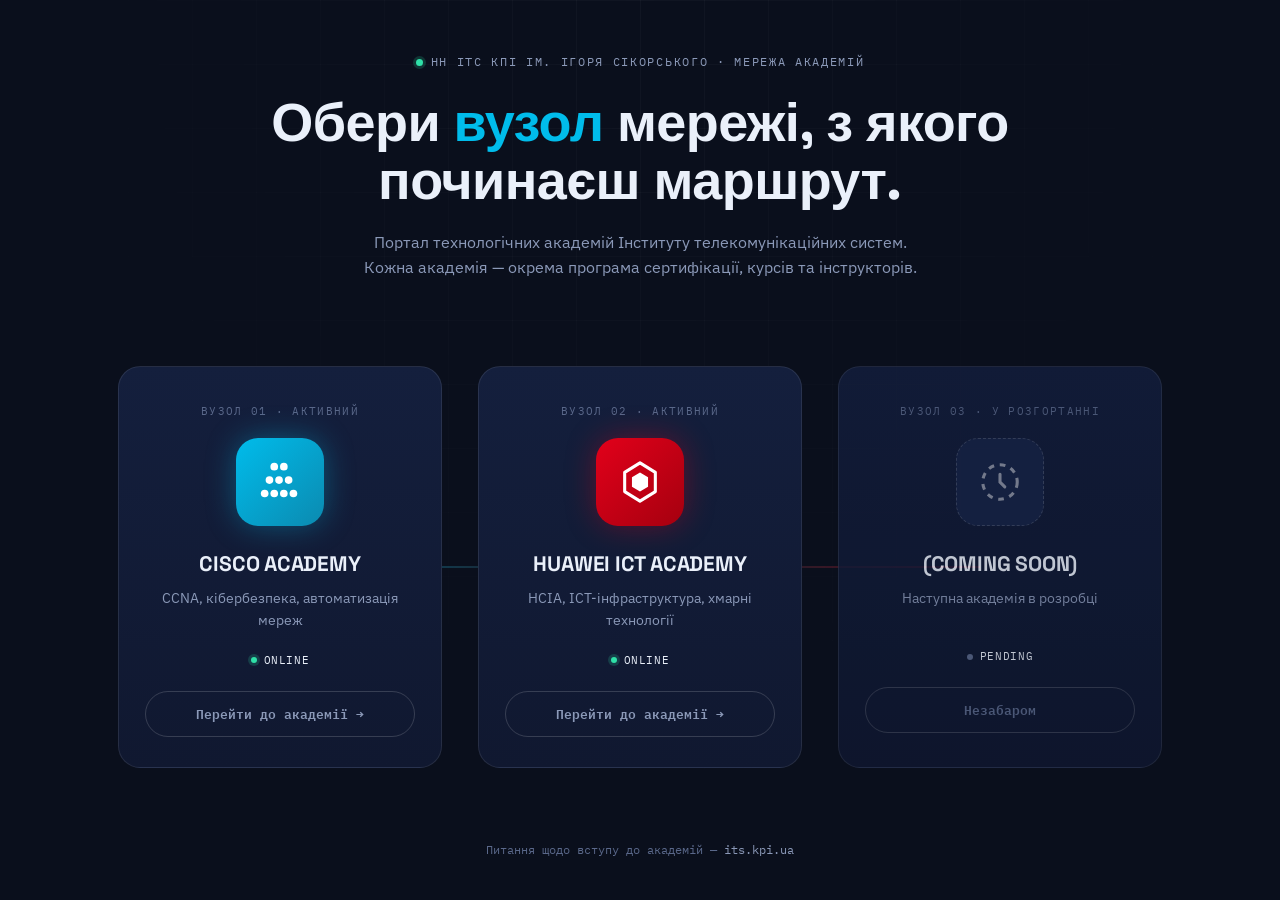
<file: index.html>
<!DOCTYPE html>
<html lang="uk">
<head>
<meta charset="UTF-8">
<meta name="viewport" content="width=device-width, initial-scale=1.0">
<title>ITS Network Academies — КПІ ім. Ігоря Сікорського</title>
<meta name="description" content="Портал мережевих академій Навчально-наукового інституту телекомунікаційних систем КПІ: Cisco Networking Academy, Huawei ICT Academy.">
<link rel="icon" href="data:image/svg+xml,%3Csvg xmlns=%27http://www.w3.org/2000/svg%27 viewBox=%270 0 24 24%27%3E%3Ccircle cx=%2712%27 cy=%2712%27 r=%2711%27 fill=%27%2300BCEB%27/%3E%3C/svg%3E">
<link rel="stylesheet" href="assets/style.css">
<style>
  body{ overflow-x:hidden; }

  .gate{
    min-height: 100svh;
    display:flex; flex-direction:column;
    padding: 48px 0 40px;
    position:relative;
  }

  .gate-top{ text-align:center; margin-bottom: 10px; }
  .gate-top .eyebrow{ justify-content:center; margin-bottom: 22px; }
  .gate-top h1{
    font-size: clamp(30px, 5vw, 54px);
    line-height: 1.08;
    max-width: 820px;
    margin: 0 auto;
  }
  .gate-top h1 span{ color: var(--cisco); }
  .gate-top p{
    max-width: 560px; margin: 20px auto 0;
    color: var(--text-dim); font-size: 16px;
  }

  /* --- topology map --- */
  .map{
    flex:1;
    display:flex; align-items:center; justify-content:center;
    margin-top: 56px; position:relative;
  }
  .map-inner{
    position: relative;
    display:grid;
    grid-template-columns: repeat(3, minmax(220px, 1fr));
    gap: 0;
    width: 100%;
    max-width: 1080px;
    align-items: stretch;
  }

  /* connecting cable between nodes (desktop) */
  .cable{
    position:absolute;
    top: 50%;
    height: 2px;
    left: calc(16.66% + 20px);
    right: calc(16.66% + 20px);
    z-index: 0;
    background: linear-gradient(90deg, var(--cisco) 0%, var(--line-strong) 35%, var(--line-strong) 65%, var(--huawei) 100%);
    opacity: .45;
    transform: translateY(-50%);
  }
  .cable::before{
    content:"";
    position:absolute; top:50%; left:0;
    width: 10px; height:10px; margin-top:-5px;
    border-radius:50%;
    background: #fff;
    box-shadow: 0 0 10px 2px rgba(255,255,255,.8);
    animation: travel 4.5s linear infinite;
  }
  @keyframes travel{
    0%{ left: 0%; opacity: 0; }
    8%{ opacity: 1; }
    92%{ opacity: 1; }
    100%{ left: 100%; opacity: 0; }
  }

  .node-card{
    position: relative; z-index:1;
    margin: 0 18px;
    background: linear-gradient(180deg, var(--bg-panel-2), var(--bg-panel));
    border: 1px solid var(--line);
    border-radius: var(--radius-lg);
    padding: 36px 26px 30px;
    text-align:center;
    display:flex; flex-direction:column; align-items:center;
    transition: transform .28s cubic-bezier(.2,.8,.2,1), border-color .28s ease, box-shadow .28s ease;
    cursor: pointer;
  }
  .node-card .tag{
    font-family: var(--font-mono); font-size:11px; letter-spacing:.12em;
    color: var(--text-faint); text-transform:uppercase; margin-bottom: 18px;
  }

  .node-logo{
    width: 88px; height:88px; border-radius: 22px;
    display:flex; align-items:center; justify-content:center;
    margin-bottom: 22px;
    position:relative;
  }
  .node-logo svg{ width:46px; height:46px; }

  .node-card h3{ font-size: 21px; margin-bottom: 8px; }
  .node-card .desc{ color: var(--text-dim); font-size: 14px; min-height: 40px; }

  .node-status{
    margin-top: 20px; display:flex; align-items:center; gap:7px;
    font-family: var(--font-mono); font-size:11px; letter-spacing:.06em;
  }
  .node-status .d{ width:6px; height:6px; border-radius:50%; }

  .node-card .enter{
    margin-top: 22px; width:100%;
    padding: 12px 0; border-radius: 999px;
    font-family: var(--font-mono); font-size: 13px; font-weight:600;
    border: 1px solid var(--line-strong);
    color: var(--text-dim);
    transition: all .25s ease;
  }

  /* CISCO node */
  .node-card.cisco:hover{
    transform: translateY(-8px);
    border-color: var(--cisco);
    box-shadow: 0 20px 50px -12px var(--cisco-glow);
  }
  .node-card.cisco .node-logo{ background: linear-gradient(135deg, var(--cisco), var(--cisco-dim)); box-shadow: 0 0 30px var(--cisco-glow); }
  .node-card.cisco .node-status .d{ background: var(--ok); box-shadow: 0 0 0 3px rgba(47,224,168,.18); }
  .node-card.cisco:hover .enter{ background: var(--cisco); color:#04121C; border-color: var(--cisco); }

  /* HUAWEI node */
  .node-card.huawei:hover{
    transform: translateY(-8px);
    border-color: var(--huawei);
    box-shadow: 0 20px 50px -12px var(--huawei-glow);
  }
  .node-card.huawei .node-logo{ background: linear-gradient(135deg, var(--huawei), var(--huawei-dim)); box-shadow: 0 0 30px var(--huawei-glow); }
  .node-card.huawei .node-status .d{ background: var(--ok); box-shadow: 0 0 0 3px rgba(47,224,168,.18); }
  .node-card.huawei:hover .enter{ background: var(--huawei); color:#fff; border-color: var(--huawei); }

  /* COMING SOON node */
  .node-card.soon{ cursor: default; opacity: .82; }
  .node-card.soon .node-logo{ background: var(--bg-raised); border: 1px dashed var(--line-strong); box-shadow:none; }
  .node-card.soon .node-logo svg{ opacity: .5; }
  .node-card.soon .node-status .d{ background: var(--text-faint); }
  .node-card.soon:hover{ transform: none; border-color: var(--line-strong); box-shadow:none; }
  .node-card.soon .enter{ color: var(--text-faint); }

  .gate-bottom{
    text-align:center; margin-top: 54px;
    color: var(--text-faint); font-family: var(--font-mono); font-size: 12px;
  }
  .gate-bottom a{ color: var(--text-dim); }
  .gate-bottom a:hover{ color: var(--cisco); }

  @media (max-width: 860px){
    .map-inner{ grid-template-columns: 1fr; gap: 18px; }
    .node-card{ margin: 0; }
    .cable{ display:none; }
  }
</style>
</head>
<body>

<div class="wrap gate">
  <div class="gate-top">
    <div class="eyebrow"><span class="dot"></span> НН ІТС КПІ ІМ. ІГОРЯ СІКОРСЬКОГО · МЕРЕЖА АКАДЕМІЙ</div>
    <h1>Обери <span>вузол</span> мережі, з якого починаєш маршрут.</h1>
    <p>Портал технологічних академій Інституту телекомунікаційних систем. Кожна академія — окрема програма сертифікації, курсів та інструкторів.</p>
  </div>

  <div class="map">
    <div class="map-inner">
      <div class="cable" aria-hidden="true"></div>

      <a class="node-card cisco" href="cisco.html" data-reveal>
        <span class="tag">Вузол 01 · Активний</span>
        <div class="node-logo">
          <svg viewBox="0 0 24 24" fill="none" xmlns="http://www.w3.org/2000/svg" aria-hidden="true">
            <circle cx="4" cy="18" r="2" fill="white"/><circle cx="9" cy="18" r="2" fill="white"/>
            <circle cx="14" cy="18" r="2" fill="white"/><circle cx="19" cy="18" r="2" fill="white"/>
            <circle cx="6.5" cy="11" r="2" fill="white"/><circle cx="11.5" cy="11" r="2" fill="white"/>
            <circle cx="16.5" cy="11" r="2" fill="white"/>
            <circle cx="9" cy="4" r="2" fill="white"/><circle cx="14" cy="4" r="2" fill="white"/>
          </svg>
        </div>
        <h3>CISCO ACADEMY</h3>
        <div class="desc">CCNA, кібербезпека, автоматизація мереж</div>
        <div class="node-status"><span class="d"></span> ONLINE</div>
        <div class="enter">Перейти до академії →</div>
      </a>

      <a class="node-card huawei" href="coming-soon.html?a=huawei" data-reveal>
        <span class="tag">Вузол 02 · Активний</span>
        <div class="node-logo">
          <svg viewBox="0 0 24 24" fill="none" xmlns="http://www.w3.org/2000/svg" aria-hidden="true">
            <path d="M12 2 L20 7 V17 L12 22 L4 17 V7 Z" stroke="white" stroke-width="1.6" stroke-linejoin="round"/>
            <path d="M12 7 L16.2 9.5 V14.5 L12 17 L7.8 14.5 V9.5 Z" fill="white"/>
          </svg>
        </div>
        <h3>HUAWEI ICT ACADEMY</h3>
        <div class="desc">HCIA, ICT-інфраструктура, хмарні технології</div>
        <div class="node-status"><span class="d"></span> ONLINE</div>
        <div class="enter">Перейти до академії →</div>
      </a>

      <div class="node-card soon" data-reveal aria-disabled="true">
        <span class="tag">Вузол 03 · У розгортанні</span>
        <div class="node-logo">
          <svg viewBox="0 0 24 24" fill="none" xmlns="http://www.w3.org/2000/svg" aria-hidden="true">
            <circle cx="12" cy="12" r="9" stroke="white" stroke-width="1.6" stroke-dasharray="3 3"/>
            <path d="M12 8v4l2.5 2.5" stroke="white" stroke-width="1.6" stroke-linecap="round"/>
          </svg>
        </div>
        <h3>(COMING SOON)</h3>
        <div class="desc">Наступна академія в розробці</div>
        <div class="node-status"><span class="d"></span> PENDING</div>
        <div class="enter">Незабаром</div>
      </div>
    </div>
  </div>

  <div class="gate-bottom">
    Питання щодо вступу до академій — <a href="https://its.kpi.ua" target="_blank" rel="noopener">its.kpi.ua</a>
  </div>
</div>

<script src="assets/script.js"></script>
</body>
</html>
</file>
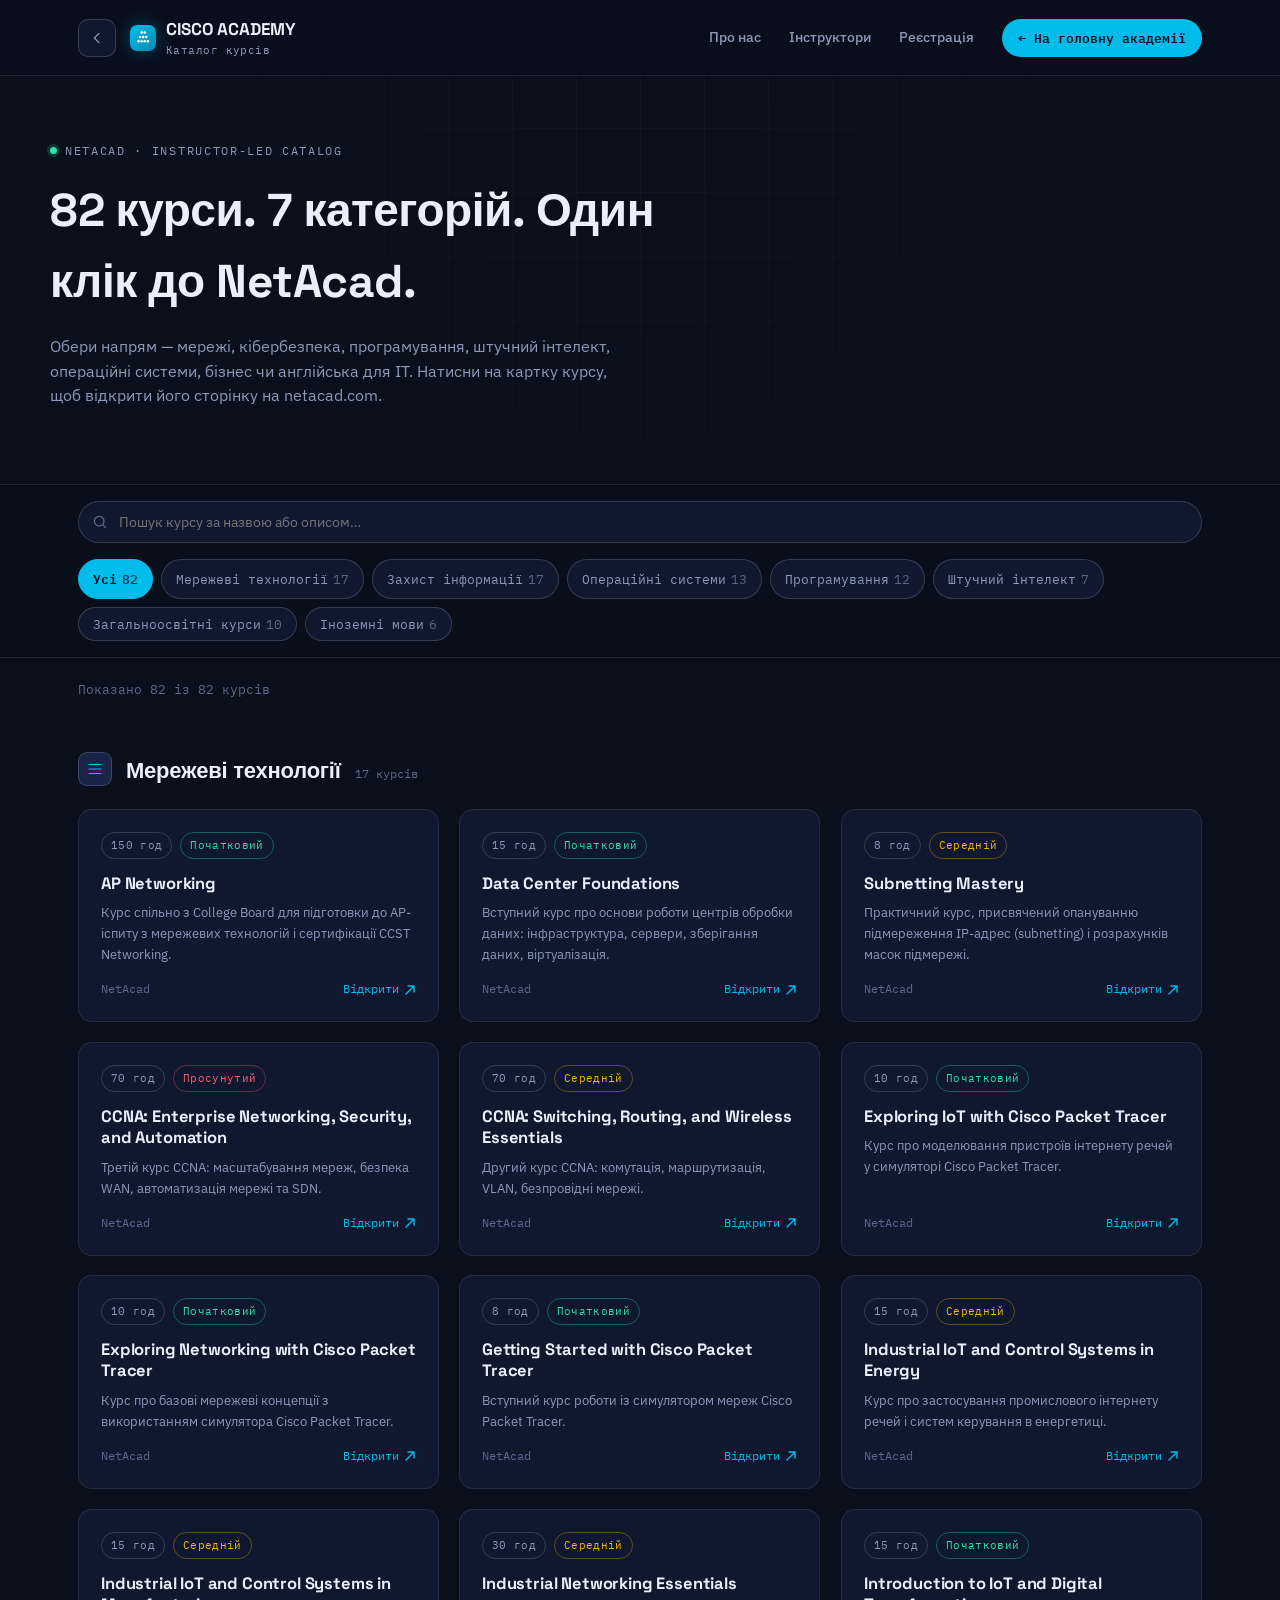
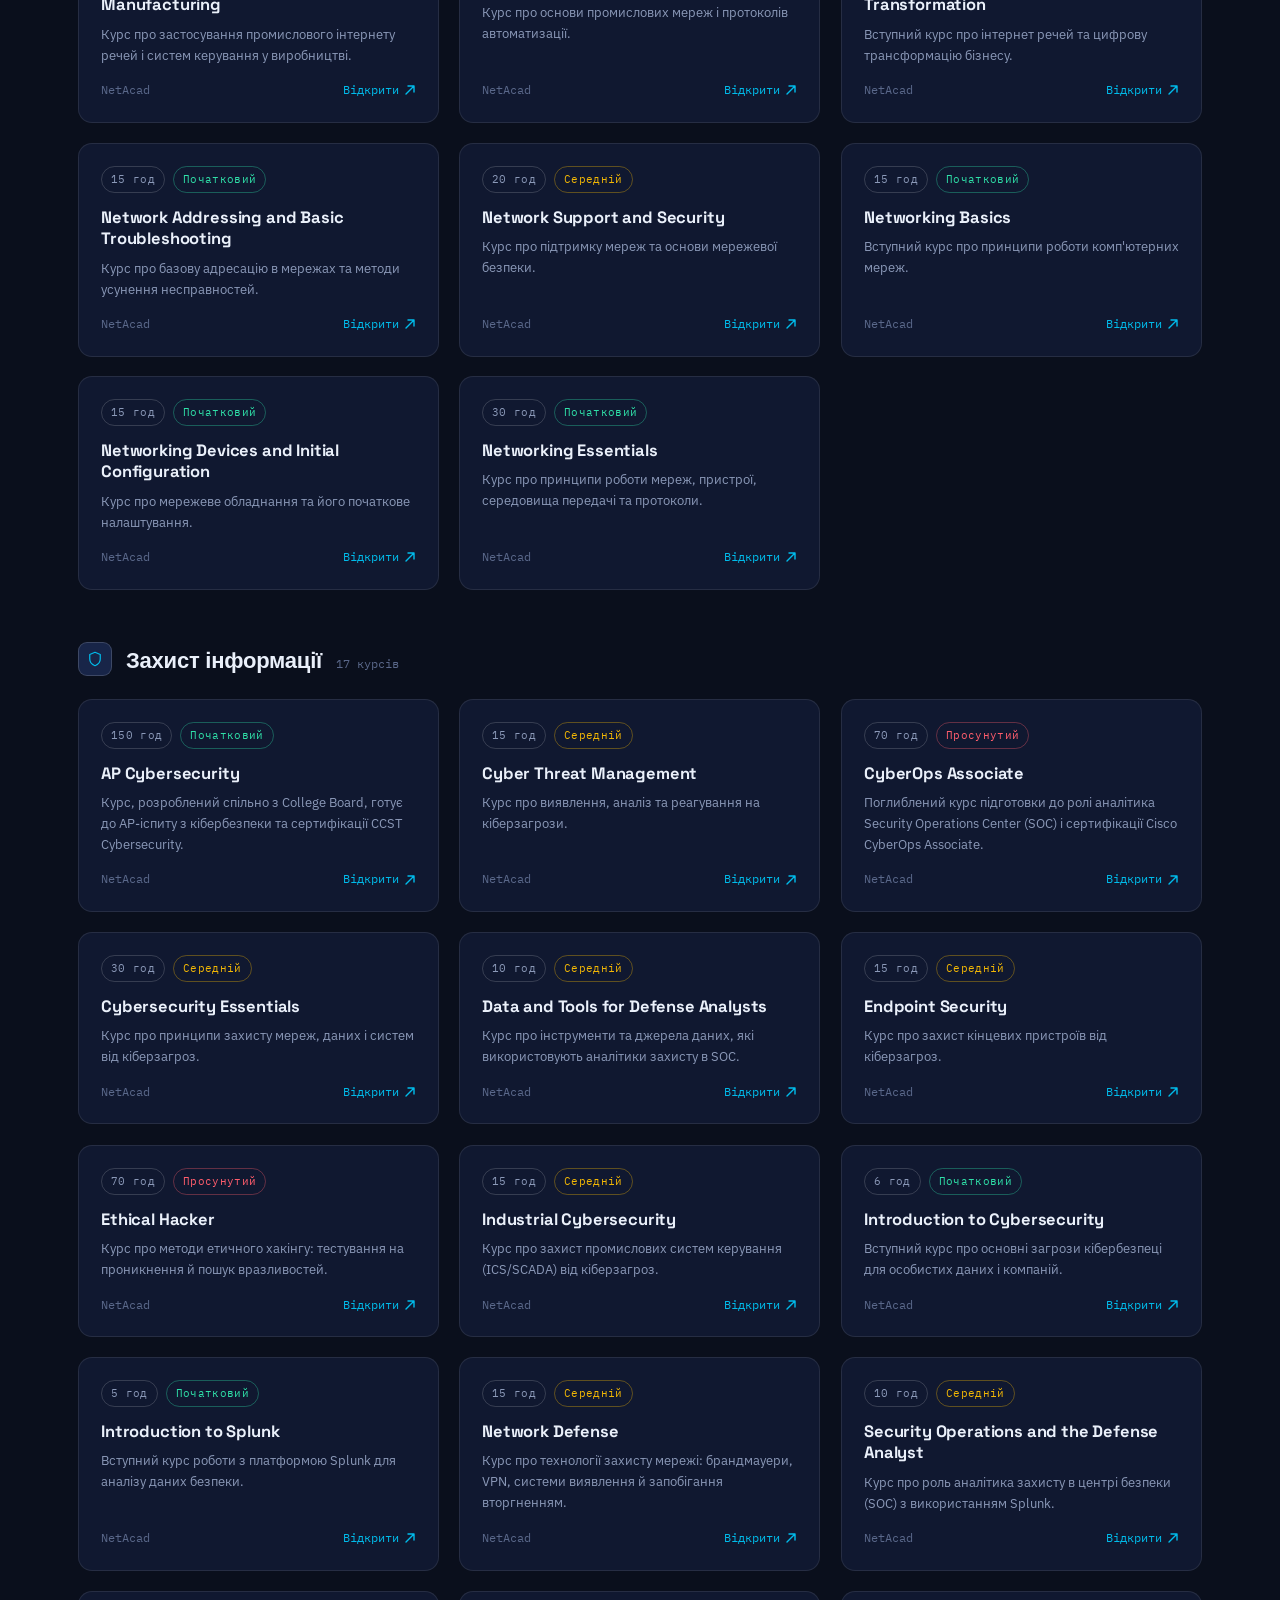
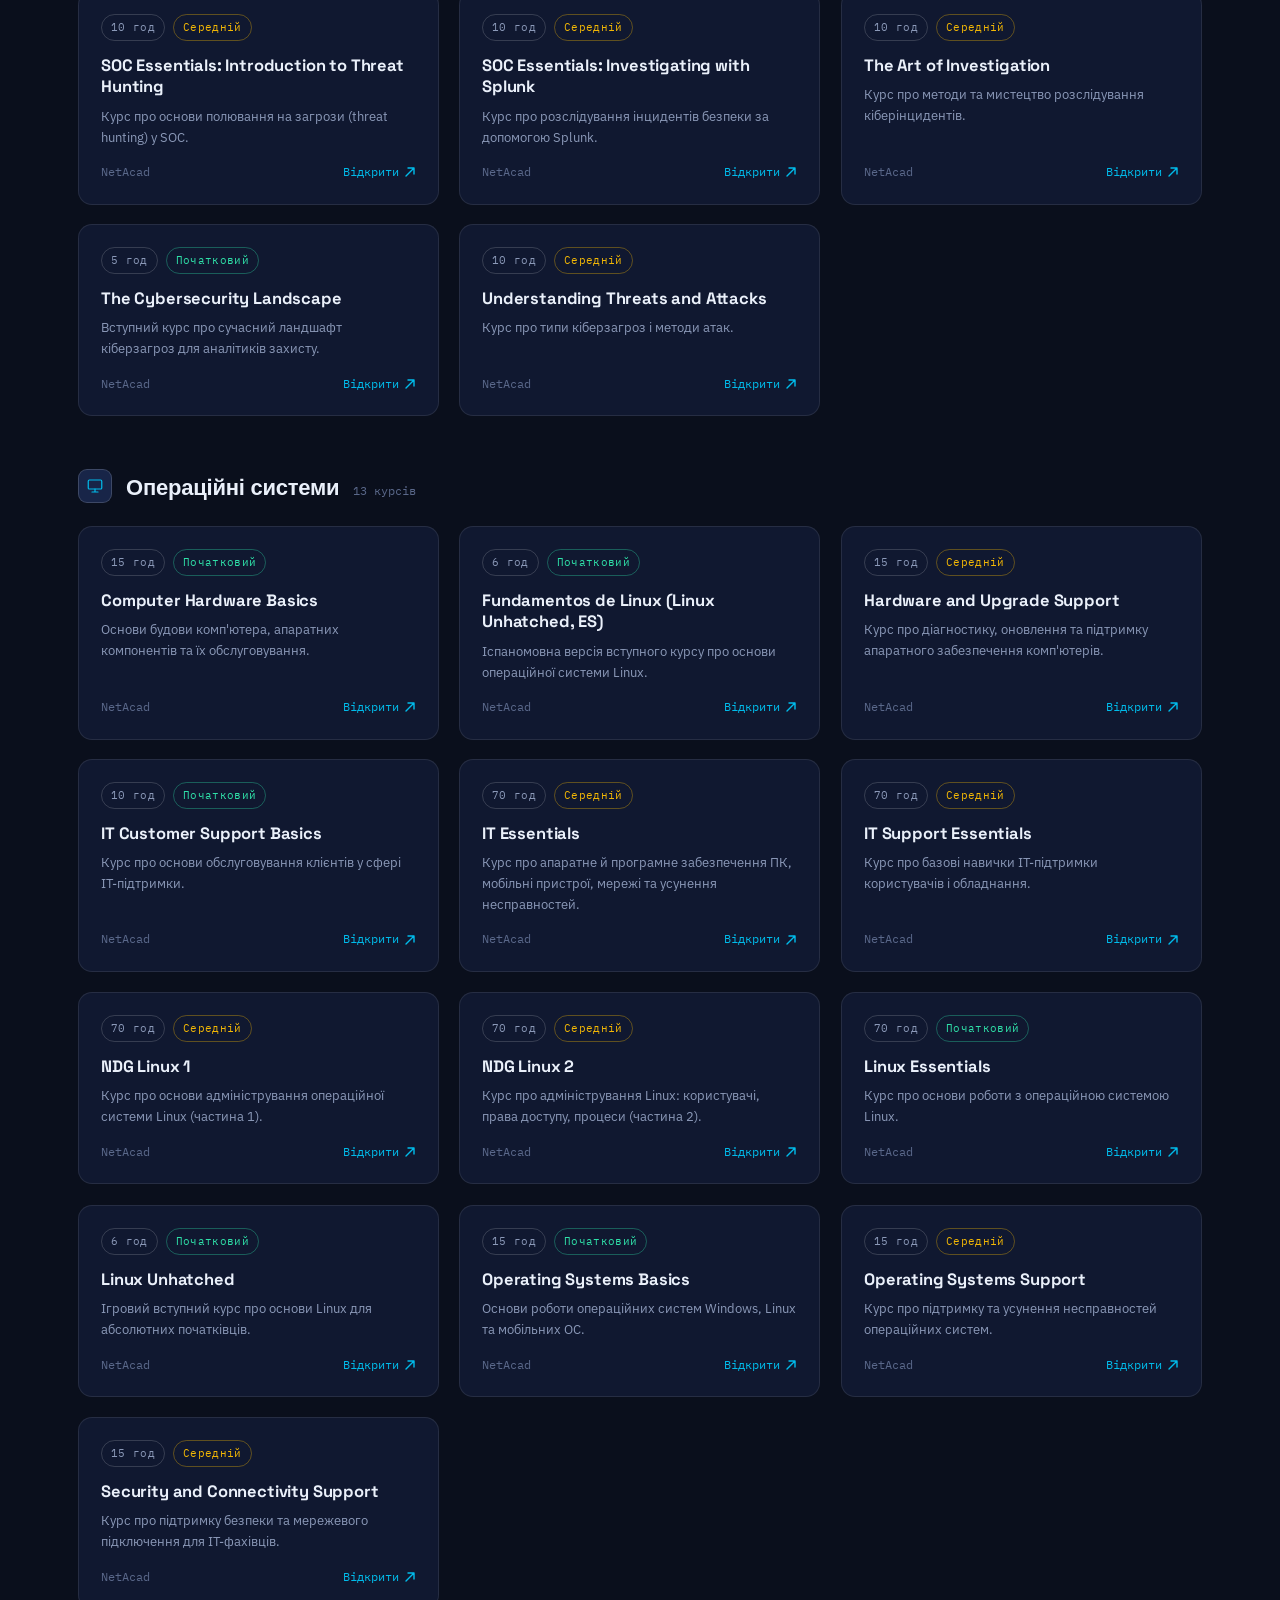
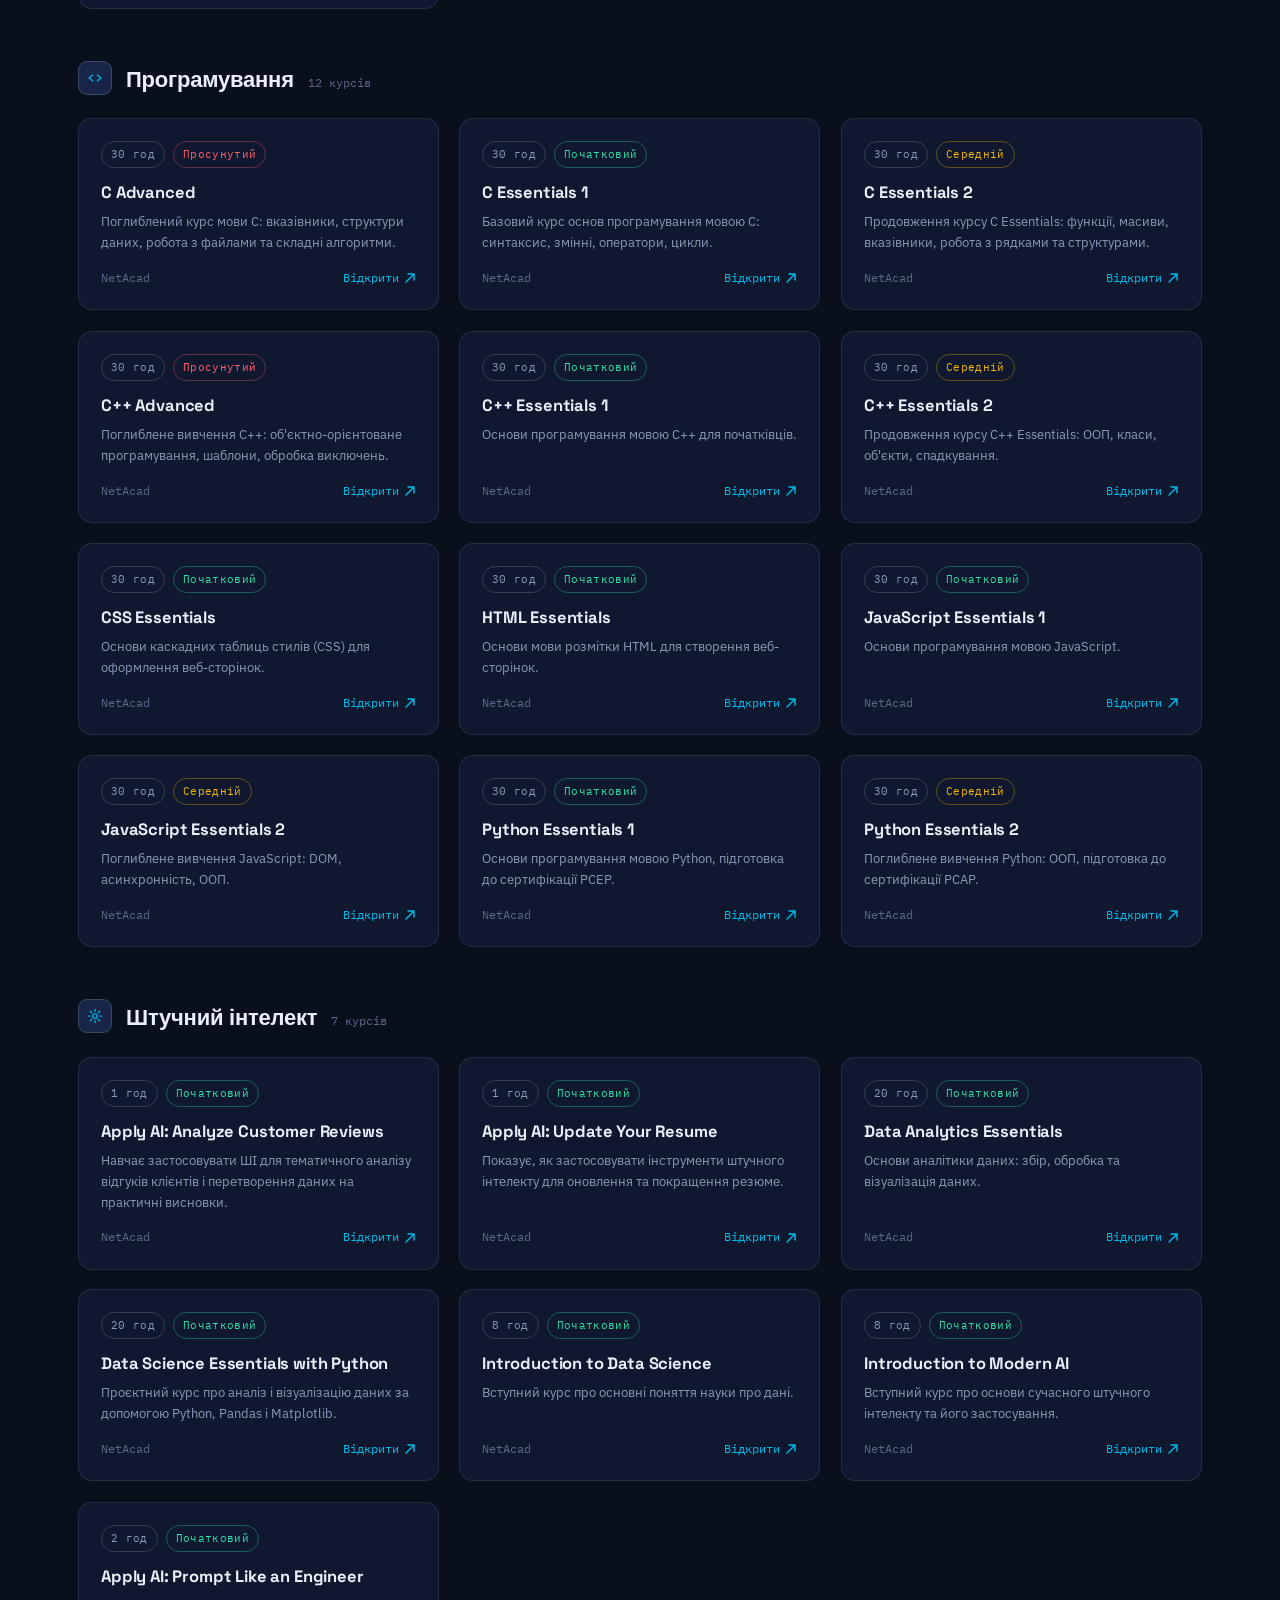
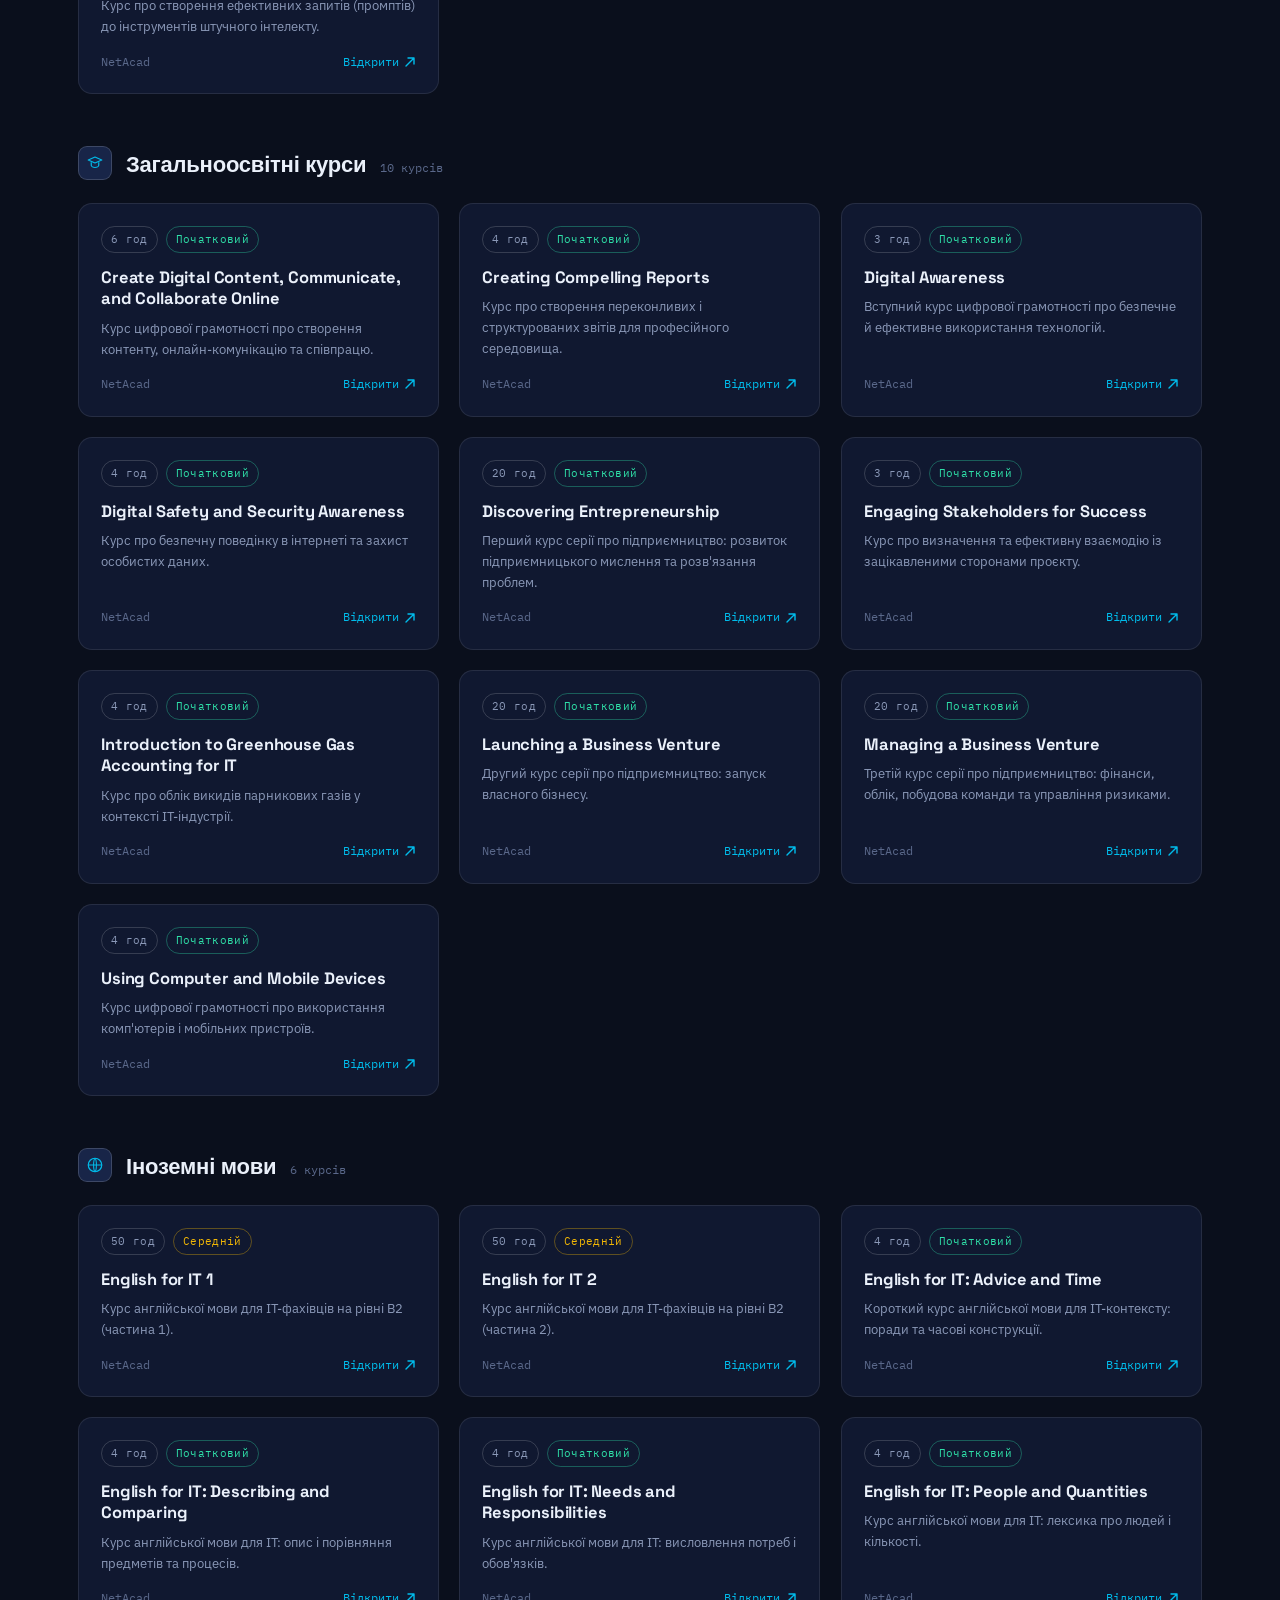
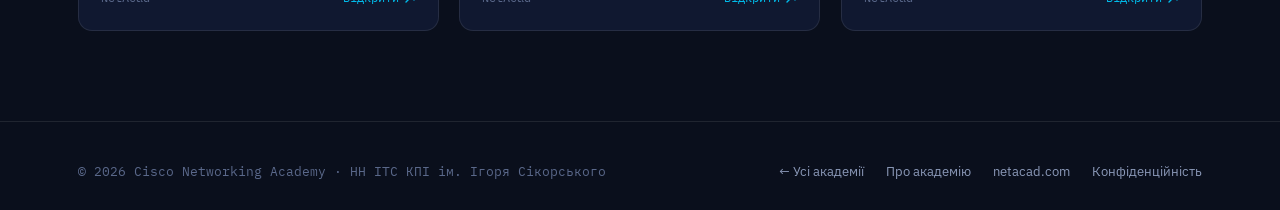
<file: catalog.html>
<!DOCTYPE html>
<html lang="uk">
<head>
<meta charset="UTF-8">
<meta name="viewport" content="width=device-width, initial-scale=1.0">
<title>Каталог курсів — Cisco Networking Academy</title>
<meta name="description" content="Каталог курсів Cisco Networking Academy НН ІТС КПІ: мережі, кібербезпека, програмування, ШІ, операційні системи, бізнес та іноземні мови.">
<link rel="icon" href="data:image/svg+xml,%3Csvg xmlns=%27http://www.w3.org/2000/svg%27 viewBox=%270 0 24 24%27%3E%3Ccircle cx=%2712%27 cy=%2712%27 r=%2711%27 fill=%27%2300BCEB%27/%3E%3C/svg%3E">
<link rel="stylesheet" href="assets/style.css">
<script src="assets/data.js" defer></script>
<style>
  .cat-hero{ padding: 60px 0 30px; }
  .cat-hero h1{ font-size: clamp(30px,4.6vw,46px); margin-top:14px; max-width: 700px; }
  .cat-hero p{ color: var(--text-dim); max-width: 560px; margin-top:16px; font-size:16px; }

  .toolbar{
    position: sticky; top: 65px; z-index: 30;
    background: rgba(10,15,28,0.92); backdrop-filter: blur(8px);
    border-top: 1px solid var(--line); border-bottom: 1px solid var(--line);
    padding: 16px 0; margin-top: 30px;
  }
  .toolbar-inner{ display:flex; gap: 16px; align-items:center; flex-wrap:wrap; }
  .cat-select-mobile{ display:none; }
  .search{
    flex: 1 1 240px; position:relative;
  }
  .search input{
    width:100%; background: var(--bg-panel); border:1px solid var(--line-strong);
    color: var(--text); border-radius: 999px; padding: 11px 18px 11px 40px;
    font-family: var(--font-body); font-size: 14px;
  }
  .search svg{ position:absolute; left:14px; top:50%; transform:translateY(-50%); width:16px; height:16px; color: var(--text-faint); }
  .chips{ display:flex; gap:8px; flex-wrap:wrap; }
  .chip{
    font-family: var(--font-mono); font-size: 12.5px; padding: 8px 14px; border-radius: 999px;
    background: var(--bg-panel); border: 1px solid var(--line-strong); color: var(--text-dim);
    cursor:pointer; transition: all .18s ease; white-space:nowrap;
  }
  .chip .n{ opacity:.6; margin-left:5px; }
  .chip:hover{ border-color: var(--cisco); color: var(--text); }
  .chip.active{ background: var(--cisco); border-color: var(--cisco); color: #04121C; font-weight:600; }
  .chip.active .n{ opacity:.7; }

  .count-line{
    color: var(--text-faint); font-family: var(--font-mono); font-size:12.5px;
    margin: 22px 0 6px;
  }

  .cat-block{ margin-top: 52px; }
  .cat-block-head{ display:flex; align-items:baseline; gap:14px; margin-bottom:22px; }
  .cat-block-head h2{ font-size: 22px; }
  .cat-block-head .cnt{ font-family: var(--font-mono); font-size:12px; color: var(--text-faint); }
  .cat-icon{
    width:34px;height:34px;border-radius:9px; display:flex; align-items:center; justify-content:center;
    background: var(--bg-raised); border:1px solid var(--line-strong); flex:none;
  }
  .cat-icon svg{ width:18px;height:18px; color: var(--cisco); }

  .card-grid{
    display:grid; grid-template-columns: repeat(auto-fill, minmax(268px, 1fr)); gap: 20px;
  }

  .course-card{
    position:relative;
    background: var(--bg-panel); border:1px solid var(--line); border-radius: var(--radius-md);
    padding: 22px; cursor:pointer; text-align:left;
    display:flex; flex-direction:column; height:100%;
    transition: transform .22s cubic-bezier(.2,.8,.2,1), border-color .22s ease, box-shadow .22s ease;
    transform-origin: center;
    will-change: transform, opacity;
  }
  .course-card:hover{ transform: translateY(-5px); border-color: var(--cisco); box-shadow: 0 16px 34px -16px var(--cisco-glow); }
  .course-card:focus-visible{ outline: 2px solid var(--cisco); outline-offset:3px; }

  .course-card .badges{ display:flex; gap:8px; margin-bottom: 14px; flex-wrap:wrap; }
  .badge{
    font-family: var(--font-mono); font-size: 11px; letter-spacing:.03em;
    padding: 4px 9px; border-radius: 999px; border:1px solid var(--line-strong); color: var(--text-dim);
  }
  .badge.hours{ color: var(--text-dim); }
  .badge.level-beginner{ color: var(--ok); border-color: rgba(47,224,168,.35); }
  .badge.level-intermediate{ color: var(--warn); border-color: rgba(242,183,5,.35); }
  .badge.level-advanced{ color: var(--danger); border-color: rgba(255,93,108,.35); }

  .course-card h3{ font-size: 16.5px; line-height:1.3; margin-bottom: 8px; }
  .course-card p{ color: var(--text-dim); font-size: 13.3px; margin:0; flex:1; }
  .course-card .foot{
    margin-top: 16px; display:flex; align-items:center; justify-content:space-between;
    font-family: var(--font-mono); font-size:12px; color: var(--text-faint);
  }
  .course-card .foot .go{ color: var(--cisco); display:flex; align-items:center; gap:5px; }
  .course-card .foot .go svg{ width:12px;height:12px; transition: transform .18s ease; }
  .course-card:hover .foot .go svg{ transform: translate(2px,-2px); }

  /* --- "гвинтовий" клік: обертання + зникнення --- */
  .course-card.spin{
    animation: screwOpen .55s cubic-bezier(.5,0,.5,1) forwards;
    pointer-events:none;
  }
  @keyframes screwOpen{
    0%   { transform: rotate(0deg) scale(1);   opacity:1; }
    60%  { transform: rotate(520deg) scale(.55); opacity:.7; }
    100% { transform: rotate(900deg) scale(.05); opacity:0; }
  }

  .empty-state{
    text-align:center; padding: 70px 20px; color: var(--text-faint);
    font-family: var(--font-mono); font-size: 14px; display:none;
  }
  .empty-state.show{ display:block; }

  @media (max-width: 720px){
    .toolbar{ top: 0; padding: 12px 0; }
    .card-grid{ grid-template-columns: repeat(auto-fill, minmax(100%, 1fr)); }

    /* compact single-row, horizontally scrollable category chips */
    .toolbar-inner{ flex-wrap: nowrap; }
    .search{ flex: 1 1 auto; }
    .chips{
      flex-wrap: nowrap;
      overflow-x: auto;
      scrollbar-width: none;
      -webkit-overflow-scrolling: touch;
      max-width: 40vw;
    }
    .chips::-webkit-scrollbar{ display:none; }
    .chip{ flex: none; padding: 8px 12px; }
    .chip .n{ display:none; }
  }

  @media (max-width: 560px){
    .toolbar-inner{ flex-wrap: wrap; }
    .search{ flex: 1 1 100%; }
    .chips{ max-width: 100%; width:100%; }
  }
</style>
</head>
<body>

<nav class="topnav">
  <div class="topnav-inner">
    <a class="back-btn" href="index.html" title="Усі академії">
      <svg viewBox="0 0 24 24" fill="none"><path d="M15 5l-7 7 7 7" stroke="currentColor" stroke-width="1.8" stroke-linecap="round" stroke-linejoin="round"/></svg>
      <span>Усі академії</span>
    </a>
    <a class="brand" href="cisco.html">
      <span class="node"><svg viewBox="0 0 24 24" fill="none"><circle cx="4" cy="18" r="2" fill="white"/><circle cx="9" cy="18" r="2" fill="white"/><circle cx="14" cy="18" r="2" fill="white"/><circle cx="19" cy="18" r="2" fill="white"/><circle cx="6.5" cy="11" r="2" fill="white"/><circle cx="11.5" cy="11" r="2" fill="white"/><circle cx="16.5" cy="11" r="2" fill="white"/><circle cx="9" cy="4" r="2" fill="white"/><circle cx="14" cy="4" r="2" fill="white"/></svg></span>
      <span>CISCO ACADEMY<small>Каталог курсів</small></span>
    </a>
    <div class="navlinks">
      <a href="cisco.html#about">Про нас</a>
      <a href="cisco.html#instructors">Інструктори</a>
      <a href="register.html">Реєстрація</a>
      <a href="cisco.html" class="cta">← На головну академії</a>
    </div>
    <button class="navtoggle" aria-label="Меню"><span></span></button>
  </div>
</nav>

<header class="wrap cat-hero">
  <div class="eyebrow"><span class="dot"></span> NETACAD · INSTRUCTOR-LED CATALOG</div>
  <h1>82 курси. 7 категорій. Один клік до NetAcad.</h1>
  <p>Обери напрям — мережі, кібербезпека, програмування, штучний інтелект, операційні системи, бізнес чи англійська для ІТ. Натисни на картку курсу, щоб відкрити його сторінку на netacad.com.</p>
</header>

<div class="toolbar">
  <div class="wrap toolbar-inner">
    <div class="search">
      <svg viewBox="0 0 20 20" fill="none"><circle cx="9" cy="9" r="6" stroke="currentColor" stroke-width="1.6"/><path d="M17 17l-4-4" stroke="currentColor" stroke-width="1.6" stroke-linecap="round"/></svg>
      <input id="searchInput" type="text" placeholder="Пошук курсу за назвою або описом…" autocomplete="off">
    </div>
    <div class="chips" id="chips"></div>
  </div>
</div>

<div class="wrap">
  <div class="count-line" id="countLine"></div>
  <div id="catalogRoot"></div>
  <div class="empty-state" id="emptyState">Нічого не знайдено за цим запитом. Спробуй іншу категорію чи ключове слово.</div>
</div>

<footer class="site-footer">
  <div class="wrap">
    <div class="fmeta">© 2026 Cisco Networking Academy · НН ІТС КПІ ім. Ігоря Сікорського</div>
    <div class="flinks">
      <a href="index.html">← Усі академії</a>
      <a href="cisco.html">Про академію</a>
      <a href="https://www.netacad.com" target="_blank" rel="noopener">netacad.com</a>
      <a href="cisco.html#privacy">Конфіденційність</a>
    </div>
  </div>
</footer>

<script src="assets/script.js"></script>
<script>
const ICONS = {
  "Мережеві технології": '<path d="M4 18h16M4 6h16M4 12h16" stroke="currentColor" stroke-width="1.6" stroke-linecap="round"/>',
  "Захист інформації": '<path d="M12 3l7 3v6c0 4.5-3 7.5-7 9-4-1.5-7-4.5-7-9V6l7-3z" stroke="currentColor" stroke-width="1.6" stroke-linejoin="round"/>',
  "Операційні системи": '<rect x="3" y="4" width="18" height="12" rx="1.5" stroke="currentColor" stroke-width="1.6"/><path d="M8 20h8M12 16v4" stroke="currentColor" stroke-width="1.6" stroke-linecap="round"/>',
  "Програмування": '<path d="M9 8l-5 4 5 4M15 8l5 4-5 4" stroke="currentColor" stroke-width="1.6" stroke-linecap="round" stroke-linejoin="round"/>',
  "Штучний інтелект": '<circle cx="12" cy="12" r="3" stroke="currentColor" stroke-width="1.6"/><path d="M12 3v3M12 18v3M3 12h3M18 12h3M5.6 5.6l2.1 2.1M16.3 16.3l2.1 2.1M18.4 5.6l-2.1 2.1M7.7 16.3l-2.1 2.1" stroke="currentColor" stroke-width="1.6" stroke-linecap="round"/>',
  "Загальноосвітні курси": '<path d="M3 8l9-4 9 4-9 4-9-4z" stroke="currentColor" stroke-width="1.6" stroke-linejoin="round"/><path d="M7 11v4c0 1.5 2.5 3 5 3s5-1.5 5-3v-4" stroke="currentColor" stroke-width="1.6"/>',
  "Іноземні мови": '<circle cx="12" cy="12" r="9" stroke="currentColor" stroke-width="1.6"/><path d="M3 12h18M12 3c2.5 2.5 2.5 15.5 0 18M12 3c-2.5 2.5-2.5 15.5 0 18" stroke="currentColor" stroke-width="1.4"/>'
};
const LEVEL_CLASS = {
  "Початковий": "level-beginner",
  "Середній": "level-intermediate",
  "Просунутий": "level-advanced"
};

const root = document.getElementById('catalogRoot');
const chipsWrap = document.getElementById('chips');
const searchInput = document.getElementById('searchInput');
const countLine = document.getElementById('countLine');
const emptyState = document.getElementById('emptyState');

let activeCat = 'Усі';

function buildChips(){
  const all = document.createElement('button');
  all.className = 'chip active';
  all.textContent = 'Усі';
  const nAll = document.createElement('span'); nAll.className='n'; nAll.textContent = COURSES.length;
  all.appendChild(nAll);
  all.addEventListener('click', () => setActive('Усі', all));
  chipsWrap.appendChild(all);

  CATEGORY_ORDER.forEach(cat => {
    const count = COURSES.filter(c => c.category === cat).length;
    if (!count) return;
    const chip = document.createElement('button');
    chip.className = 'chip';
    chip.textContent = cat;
    const n = document.createElement('span'); n.className='n'; n.textContent = count;
    chip.appendChild(n);
    chip.addEventListener('click', () => setActive(cat, chip));
    chipsWrap.appendChild(chip);
  });
}

function setActive(cat, el){
  activeCat = cat;
  chipsWrap.querySelectorAll('.chip').forEach(c => c.classList.remove('active'));
  el.classList.add('active');
  render();
}

function cardTemplate(course){
  const levelClass = LEVEL_CLASS[course.level] || '';
  const card = document.createElement('article');
  card.className = 'course-card';
  card.tabIndex = 0;
  card.setAttribute('role','link');
  card.setAttribute('aria-label', `Відкрити курс ${course.name} на netacad.com`);
  card.innerHTML = `
    <div class="badges">
      <span class="badge hours">${course.hours ?? '—'} год</span>
      <span class="badge ${levelClass}">${course.level ?? ''}</span>
    </div>
    <h3>${course.name}</h3>
    <p>${course.desc ?? ''}</p>
    <div class="foot">
      <span>NetAcad</span>
      <span class="go">Відкрити <svg viewBox="0 0 12 12" fill="none"><path d="M2 10L10 2M4 2h6v6" stroke="currentColor" stroke-width="1.4" stroke-linecap="round" stroke-linejoin="round"/></svg></span>
    </div>
  `;
  const openIt = () => {
    if (card.classList.contains('spin')) return;
    card.classList.add('spin');
    setTimeout(() => {
      window.open(course.link, '_blank', 'noopener');
    }, 320);
  };
  card.addEventListener('click', openIt);
  card.addEventListener('keydown', (e) => { if (e.key === 'Enter' || e.key === ' ') { e.preventDefault(); openIt(); } });
  return card;
}

function render(){
  const q = searchInput.value.trim().toLowerCase();
  root.innerHTML = '';
  let shown = 0;

  const categories = activeCat === 'Усі' ? CATEGORY_ORDER : [activeCat];

  categories.forEach(cat => {
    let list = COURSES.filter(c => c.category === cat);
    if (q) {
      list = list.filter(c =>
        (c.name && c.name.toLowerCase().includes(q)) ||
        (c.desc && c.desc.toLowerCase().includes(q))
      );
    }
    if (!list.length) return;
    shown += list.length;

    const block = document.createElement('section');
    block.className = 'cat-block';
    block.innerHTML = `
      <div class="cat-block-head">
        <div class="cat-icon"><svg viewBox="0 0 24 24" fill="none">${ICONS[cat] || ''}</svg></div>
        <h2>${cat}</h2>
        <span class="cnt">${list.length} курс${list.length===1?'':(list.length<5?'и':'ів')}</span>
      </div>
      <div class="card-grid"></div>
    `;
    const grid = block.querySelector('.card-grid');
    list.forEach(course => grid.appendChild(cardTemplate(course)));
    root.appendChild(block);
  });

  countLine.textContent = `Показано ${shown} із ${COURSES.length} курсів`;
  emptyState.classList.toggle('show', shown === 0);
}

document.addEventListener('DOMContentLoaded', () => {
  buildChips();
  render();
  searchInput.addEventListener('input', render);
});
</script>
</body>
</html>
</file>
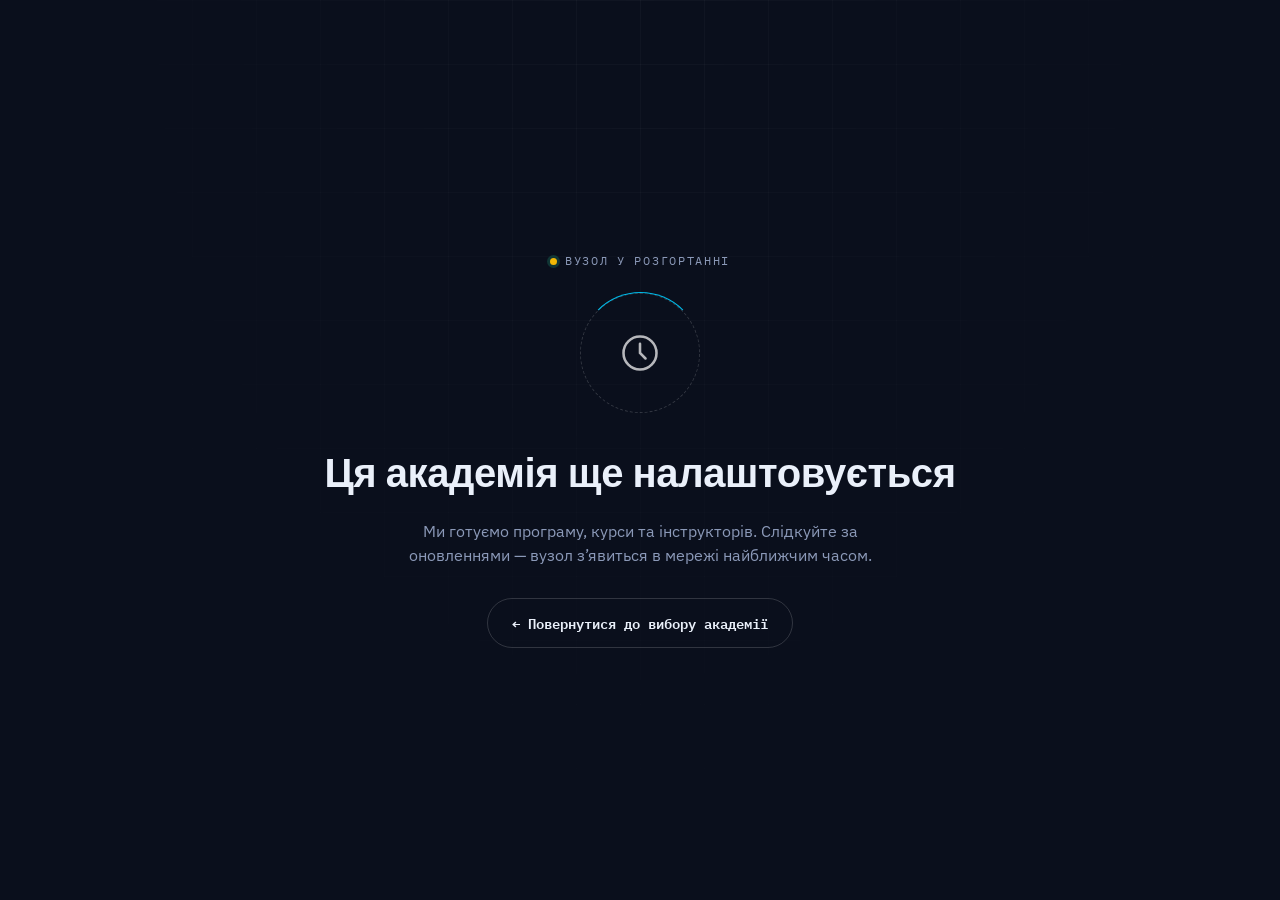
<file: coming-soon.html>
<!DOCTYPE html>
<html lang="uk">
<head>
<meta charset="UTF-8">
<meta name="viewport" content="width=device-width, initial-scale=1.0">
<title>Академія в розробці — ITS Network Academies</title>
<link rel="icon" href="data:image/svg+xml,%3Csvg xmlns=%27http://www.w3.org/2000/svg%27 viewBox=%270 0 24 24%27%3E%3Ccircle cx=%2712%27 cy=%2712%27 r=%2711%27 fill=%27%2300BCEB%27/%3E%3C/svg%3E">
<link rel="stylesheet" href="assets/style.css">
<style>
  .soon-wrap{
    min-height: 100svh; display:flex; flex-direction:column;
    align-items:center; justify-content:center; text-align:center;
    padding: 40px 24px;
  }
  .ring{
    width: 120px; height:120px; border-radius: 50%;
    border: 1.5px dashed var(--line-strong);
    display:flex; align-items:center; justify-content:center;
    margin-bottom: 30px; position:relative;
  }
  .ring::before{
    content:""; position:absolute; inset:-1.5px; border-radius:50%;
    border: 1.5px solid transparent; border-top-color: var(--cisco);
    animation: spin 3.4s linear infinite;
  }
  @keyframes spin{ to{ transform: rotate(360deg); } }
  .ring svg{ width:44px; height:44px; opacity:.7; }
  .soon-wrap h1{ font-size: clamp(26px,4vw,40px); margin-bottom: 14px; }
  .soon-wrap p{ color: var(--text-dim); max-width: 480px; margin: 0 auto 30px; }
  .back{ display:inline-flex; }
</style>
</head>
<body>
  <div class="wrap soon-wrap">
    <div class="eyebrow" id="eyebrow" style="margin-bottom:22px"><span class="dot" style="background:var(--warn)"></span> ВУЗОЛ У РОЗГОРТАННІ</div>
    <div class="ring">
      <svg viewBox="0 0 24 24" fill="none" xmlns="http://www.w3.org/2000/svg"><circle cx="12" cy="12" r="9" stroke="white" stroke-width="1.4"/><path d="M12 7v5l3 3" stroke="white" stroke-width="1.4" stroke-linecap="round"/></svg>
    </div>
    <h1 id="title">Ця академія ще налаштовується</h1>
    <p id="desc">Ми готуємо програму, курси та інструкторів. Слідкуйте за оновленнями — вузол з’явиться в мережі найближчим часом.</p>
    <a class="btn btn-ghost back" href="index.html">← Повернутися до вибору академії</a>
  </div>

  <script>
    const params = new URLSearchParams(location.search);
    const a = params.get('a');
    if (a === 'huawei') {
      document.title = 'Huawei ICT Academy (у розробці) — ITS Network Academies';
      document.getElementById('title').textContent = 'Huawei ICT Academy готується до запуску';
      document.getElementById('desc').textContent = 'Ми узгоджуємо навчальну програму HCIA/HCIP та реєструємо академію в партнерській мережі Huawei. Дані про набір з’являться тут.';
    }
  </script>
  <script src="assets/script.js"></script>
</body>
</html>
</file>
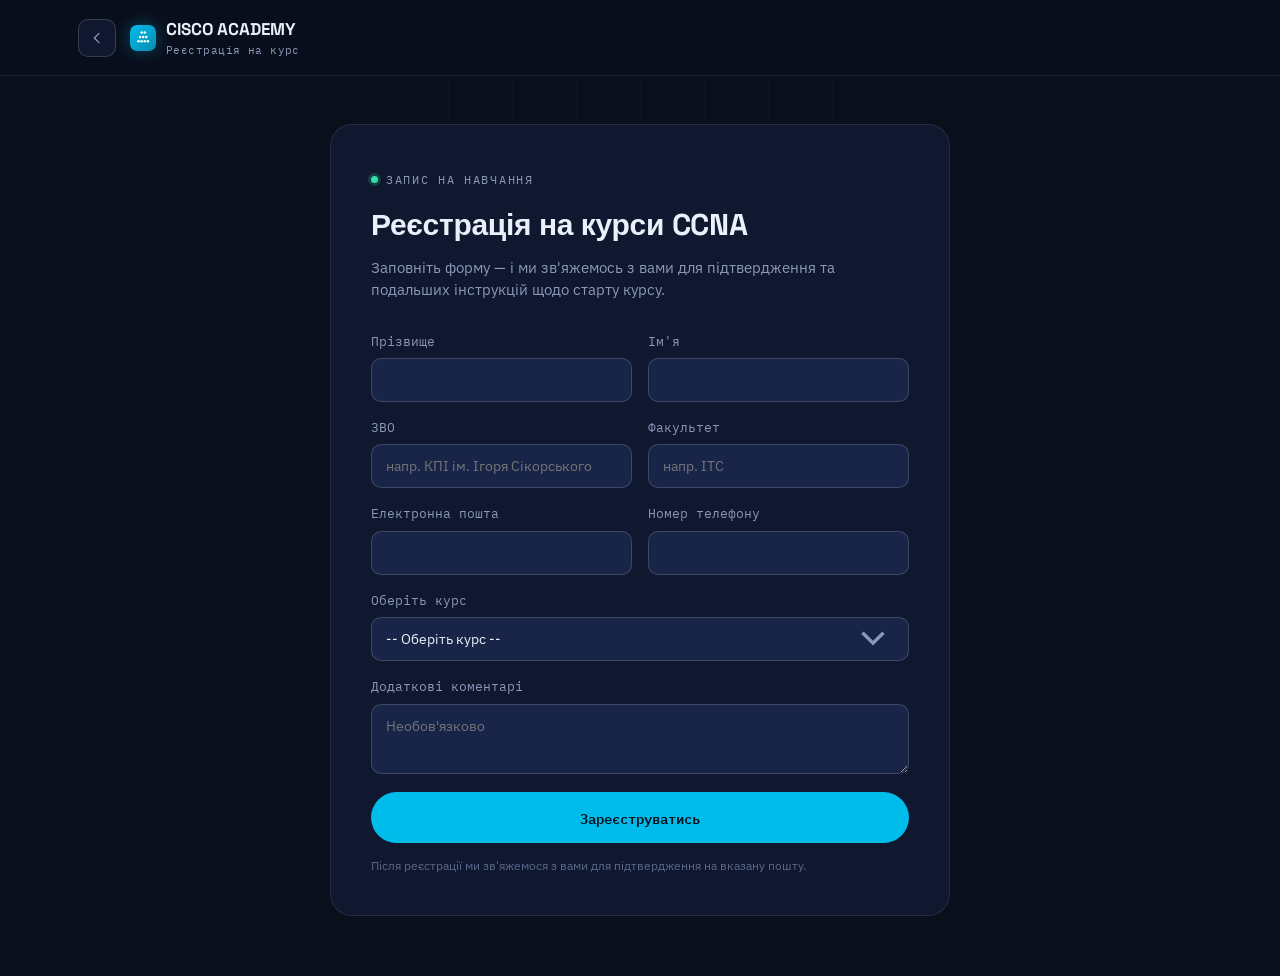
<file: register.html>
<!DOCTYPE html>
<html lang="uk">
<head>
<meta charset="UTF-8">
<meta name="viewport" content="width=device-width, initial-scale=1.0">
<title>Реєстрація на курс — Cisco Networking Academy</title>
<meta name="description" content="Реєстрація на курси Cisco Networking Academy НН ІТС КПІ ім. Ігоря Сікорського.">
<link rel="icon" href="data:image/svg+xml,%3Csvg xmlns=%27http://www.w3.org/2000/svg%27 viewBox=%270 0 24 24%27%3E%3Ccircle cx=%2712%27 cy=%2712%27 r=%2711%27 fill=%27%2300BCEB%27/%3E%3C/svg%3E">
<link rel="stylesheet" href="assets/style.css">
<script src="assets/data.js" defer></script>
<style>
  .reg-shell{
    min-height: calc(100svh - 71px);
    display:flex; align-items:center; justify-content:center;
    padding: 48px 0 60px;
  }
  .reg-card{
    width: 100%; max-width: 620px;
    background: var(--bg-panel); border:1px solid var(--line); border-radius: var(--radius-lg);
    padding: 40px;
  }
  .reg-card h1{ font-size: clamp(24px,3.4vw,30px); margin: 12px 0 8px; }
  .reg-card > p{ color: var(--text-dim); font-size: 14.5px; margin: 0 0 30px; }

  .form-grid{ display:grid; grid-template-columns: 1fr 1fr; gap: 16px; }
  .field{ display:flex; flex-direction:column; gap:7px; }
  .field.full{ grid-column: 1 / -1; }
  .field label{ font-size:12.5px; font-family: var(--font-mono); color: var(--text-dim); }
  .field input, .field select, .field textarea{
    background: var(--bg-raised); border:1px solid var(--line-strong); color: var(--text);
    border-radius: 10px; padding: 12px 14px; font-family: var(--font-body); font-size: 14px;
  }
  .field textarea{ resize: vertical; min-height: 70px; }
  .field select{
    appearance: none;
    background-image: url("data:image/svg+xml,%3Csvg xmlns='http://www.w3.org/2000/svg' viewBox='0 0 20 20' fill='none'%3E%3Cpath d='M5 7l5 5 5-5' stroke='%238B99B8' stroke-width='1.6'/%3E%3C/svg%3E");
    background-repeat:no-repeat; background-position: right 14px center;
    padding-right: 36px;
  }
  .form-note{ font-size:12px; color: var(--text-faint); margin-top:14px; }
  .form-submit{ margin-top: 18px; width:100%; }
  .form-msg{
    margin-top:16px; padding: 12px 14px; border-radius: 10px;
    background: rgba(47,224,168,.08); border: 1px solid rgba(47,224,168,.3);
    font-size:13px; font-family: var(--font-mono); color: var(--ok); display:none;
  }
  .form-msg.show{ display:block; }

  @media (max-width: 700px){
    .form-grid{ grid-template-columns: 1fr; }
  }
  @media (max-width: 480px){
    .reg-card{ padding: 26px 20px; border-radius: var(--radius-md); }
  }
</style>
</head>
<body>

<nav class="topnav">
  <div class="topnav-inner">
    <a class="back-btn" href="cisco.html" title="До академії">
      <svg viewBox="0 0 24 24" fill="none"><path d="M15 5l-7 7 7 7" stroke="currentColor" stroke-width="1.8" stroke-linecap="round" stroke-linejoin="round"/></svg>
      <span>До академії</span>
    </a>
    <a class="brand" href="cisco.html">
      <span class="node"><svg viewBox="0 0 24 24" fill="none"><circle cx="4" cy="18" r="2" fill="white"/><circle cx="9" cy="18" r="2" fill="white"/><circle cx="14" cy="18" r="2" fill="white"/><circle cx="19" cy="18" r="2" fill="white"/><circle cx="6.5" cy="11" r="2" fill="white"/><circle cx="11.5" cy="11" r="2" fill="white"/><circle cx="16.5" cy="11" r="2" fill="white"/><circle cx="9" cy="4" r="2" fill="white"/><circle cx="14" cy="4" r="2" fill="white"/></svg></span>
      <span>CISCO ACADEMY<small>Реєстрація на курс</small></span>
    </a>
  </div>
</nav>

<main class="wrap reg-shell">
  <div class="reg-card" data-reveal>
    <div class="eyebrow"><span class="dot"></span> ЗАПИС НА НАВЧАННЯ</div>
    <h1>Реєстрація на курси CCNA</h1>
    <p>Заповніть форму — і ми зв'яжемось з вами для підтвердження та подальших інструкцій щодо старту курсу.</p>

    <form id="regForm" onsubmit="return false;">
      <div class="form-grid">
        <div class="field"><label for="lastname">Прізвище</label><input id="lastname" type="text" required></div>
        <div class="field"><label for="firstname">Ім'я</label><input id="firstname" type="text" required></div>
        <div class="field"><label for="uni">ЗВО</label><input id="uni" type="text" placeholder="напр. КПІ ім. Ігоря Сікорського"></div>
        <div class="field"><label for="faculty">Факультет</label><input id="faculty" type="text" placeholder="напр. ІТС"></div>
        <div class="field"><label for="email">Електронна пошта</label><input id="email" type="email" required></div>
        <div class="field"><label for="phone">Номер телефону</label><input id="phone" type="tel"></div>
        <div class="field full"><label for="course">Оберіть курс</label>
          <select id="course"><option>-- Оберіть курс --</option></select>
        </div>
        <div class="field full"><label for="comments">Додаткові коментарі</label><textarea id="comments" placeholder="Необов'язково"></textarea></div>
      </div>
      <button class="btn btn-cisco form-submit" type="submit">Зареєструватись</button>
      <div class="form-note">Після реєстрації ми зв'яжемося з вами для підтвердження на вказану пошту.</div>
      <div class="form-msg" id="formMsg">✓ Заявку прийнято — очікуйте лист на вказану пошту.</div>
    </form>
  </div>
</main>

<script src="assets/script.js"></script>
<script>
  window.addEventListener('DOMContentLoaded', () => {
    const select = document.getElementById('course');
    if (typeof COURSES === 'undefined') return;
    const grouped = {};
    CATEGORY_ORDER.forEach(c => grouped[c] = []);
    COURSES.forEach(c => { (grouped[c.category] ||= []).push(c); });
    Object.entries(grouped).forEach(([cat, list]) => {
      if (!list.length) return;
      const og = document.createElement('optgroup');
      og.label = cat;
      list.forEach(c => {
        const opt = document.createElement('option');
        opt.textContent = c.name;
        og.appendChild(opt);
      });
      select.appendChild(og);
    });
  });

  document.getElementById('regForm').addEventListener('submit', (e) => {
    e.preventDefault();
    document.getElementById('formMsg').classList.add('show');
  });
</script>
</body>
</html>
</file>
<file: assets/style.css>
/* =========================================================
   ITS NETWORK ACADEMIES — shared design system
   Concept: "мережева карта" (network topology / NOC console)
   ========================================================= */

@import url('https://fonts.googleapis.com/css2?family=Space+Grotesk:wght@400;500;600;700&family=IBM+Plex+Sans:wght@400;500;600&family=IBM+Plex+Mono:wght@400;500;600&display=swap');

:root{
  --bg:            #0A0F1C;
  --bg-panel:      #101830;
  --bg-panel-2:    #141F3D;
  --bg-raised:     #182548;
  --line:          rgba(255,255,255,0.09);
  --line-strong:   rgba(255,255,255,0.16);
  --text:          #EAF0FA;
  --text-dim:      #8B99B8;
  --text-faint:    #5A688A;

  --cisco:         #00BCEB;
  --cisco-dim:     #0B8AB0;
  --cisco-glow:    rgba(0,188,235,0.35);

  --huawei:        #E2001A;
  --huawei-dim:    #A5000F;
  --huawei-glow:   rgba(226,0,26,0.35);

  --ok:            #2FE0A8;
  --warn:          #F2B705;
  --danger:        #FF5D6C;

  --radius-sm: 8px;
  --radius-md: 14px;
  --radius-lg: 22px;

  --font-display: 'Space Grotesk', sans-serif;
  --font-body: 'IBM Plex Sans', sans-serif;
  --font-mono: 'IBM Plex Mono', monospace;
}

*{ box-sizing: border-box; }
html{ scroll-behavior: smooth; }

html, body{ max-width: 100%; overflow-x: hidden; }
body{
  margin:0;
  background: var(--bg);
  color: var(--text);
  font-family: var(--font-body);
  line-height: 1.55;
  -webkit-font-smoothing: antialiased;
}

/* ambient circuit-grid backdrop */
body::before{
  content:"";
  position: fixed;
  inset: 0;
  z-index: 0;
  pointer-events: none;
  background-image:
    linear-gradient(var(--line) 1px, transparent 1px),
    linear-gradient(90deg, var(--line) 1px, transparent 1px);
  background-size: 64px 64px;
  opacity: .35;
  mask-image: radial-gradient(ellipse at 50% 0%, black 0%, transparent 70%);
}

a{ color: inherit; text-decoration: none; }
img{ max-width:100%; display:block; }

h1,h2,h3,h4{ font-family: var(--font-display); margin: 0; letter-spacing: -0.01em; }

.mono{ font-family: var(--font-mono); }

.wrap{
  max-width: 1180px;
  margin: 0 auto;
  padding: 0 28px;
  position: relative;
  z-index: 1;
}
@media (max-width: 480px){
  .wrap{ padding: 0 18px; }
}

/* ---------- focus / accessibility ---------- */
a:focus-visible, button:focus-visible, input:focus-visible, select:focus-visible, textarea:focus-visible{
  outline: 2px solid var(--cisco);
  outline-offset: 3px;
  border-radius: 4px;
}

/* ---------- eyebrow / status pill ---------- */
.eyebrow{
  display:inline-flex;
  align-items:center;
  gap:8px;
  font-family: var(--font-mono);
  font-size: 12px;
  letter-spacing: .14em;
  text-transform: uppercase;
  color: var(--text-dim);
}
.eyebrow .dot{
  width:7px; height:7px; border-radius:50%;
  background: var(--ok);
  box-shadow: 0 0 0 3px rgba(47,224,168,.18);
  animation: pulse-dot 2.4s ease-in-out infinite;
}
@keyframes pulse-dot{
  0%,100%{ box-shadow: 0 0 0 3px rgba(47,224,168,.18); }
  50%{ box-shadow: 0 0 0 6px rgba(47,224,168,.06); }
}

/* ---------- top nav (used on cisco.html / catalog.html) ---------- */
.topnav{
  position: sticky; top:0; z-index: 50;
  background: rgba(10,15,28,0.86);
  backdrop-filter: blur(10px);
  border-bottom: 1px solid var(--line);
}
.topnav-inner{
  display:flex; align-items:center; gap: 14px;
  max-width: 1180px; margin: 0 auto; padding: 16px 28px;
}
.topnav-inner .navlinks{ margin-left: auto; }

/* --- back-to-academies button --- */
.back-btn{
  display:flex; align-items:center; gap:7px; flex: none;
  width: 38px; height:38px; border-radius: 10px;
  border: 1px solid var(--line-strong); background: var(--bg-panel);
  color: var(--text-dim); overflow:hidden;
  transition: all .2s ease;
}
.back-btn svg{ width:16px; height:16px; flex:none; margin-left: 10px; }
.back-btn span{
  font-family: var(--font-mono); font-size: 12.5px; white-space:nowrap;
  opacity:0; max-width:0; transition: all .2s ease;
}
.back-btn:hover{ width: auto; padding-right: 14px; border-color: var(--cisco); color: var(--text); }
.back-btn:hover span{ opacity:1; max-width:160px; margin-left: 2px; }

.brand{
  display:flex; align-items:center; gap:10px; min-width:0;
  font-family: var(--font-display); font-weight:700; font-size: 17px;
}
.brand span{ min-width:0; overflow:hidden; text-overflow:ellipsis; }
.brand .node{
  width: 26px; height:26px; border-radius:7px;
  background: linear-gradient(135deg, var(--cisco), var(--cisco-dim));
  display:flex; align-items:center; justify-content:center;
  box-shadow: 0 0 16px var(--cisco-glow);
  flex: none;
}
.brand .node svg{ width:15px; height:15px; }
.brand small{ display:block; font-family: var(--font-mono); font-weight:400; font-size:11px; color:var(--text-dim); letter-spacing:.04em; }

.navlinks{ display:flex; align-items:center; gap: 28px; }
.navlinks a{
  font-size: 14px; color: var(--text-dim); font-weight:500;
  position:relative; padding: 4px 0;
  transition: color .2s ease;
}
.navlinks a:hover{ color: var(--text); }
.navlinks a::after{
  content:""; position:absolute; left:0; right:100%; bottom:-2px; height:2px;
  background: var(--cisco); transition: right .25s ease;
}
.navlinks a:hover::after{ right:0; }
.navlinks a.cta{
  color: var(--bg); background: var(--cisco); padding: 9px 16px; border-radius: 999px;
  font-family: var(--font-mono); font-size: 13px; font-weight:600;
}
.navlinks a.cta:hover{ background: #21cbfa; }
.navlinks a.cta::after{ display:none; }

.navtoggle{
  display:none; width:38px; height:38px; border-radius:8px;
  border:1px solid var(--line-strong); background: var(--bg-panel);
  align-items:center; justify-content:center; cursor:pointer;
}
.navtoggle span, .navtoggle span::before, .navtoggle span::after{
  content:""; display:block; width:16px; height:2px; background: var(--text);
  position:relative; transition: all .2s ease;
}
.navtoggle span::before{ position:absolute; top:-6px; }
.navtoggle span::after{ position:absolute; top:6px; }

/* ---------- buttons ---------- */
.btn{
  display:inline-flex; align-items:center; justify-content:center; gap:8px;
  font-family: var(--font-mono); font-size: 14px; font-weight:600;
  padding: 13px 24px; border-radius: 999px; cursor:pointer;
  border: 1px solid transparent; transition: transform .18s ease, box-shadow .18s ease, background .18s ease;
}
.btn:active{ transform: translateY(1px); }
.btn-cisco{ background: var(--cisco); color:#04121C; }
.btn-cisco:hover{ box-shadow: 0 8px 24px var(--cisco-glow); transform: translateY(-2px); }
.btn-ghost{ background: transparent; border-color: var(--line-strong); color: var(--text); }
.btn-ghost:hover{ border-color: var(--cisco); color: var(--cisco); }

/* ---------- footer ---------- */
.site-footer{
  border-top: 1px solid var(--line);
  padding: 40px 0 28px;
  margin-top: 90px;
}
.site-footer .wrap{
  display:flex; flex-wrap:wrap; gap: 18px;
  align-items:center; justify-content:space-between;
}
.site-footer .fmeta{ color: var(--text-faint); font-size: 13px; font-family: var(--font-mono); }
.site-footer .flinks{ display:flex; gap:22px; flex-wrap:wrap; }
.site-footer .flinks a{ font-size: 13px; color: var(--text-dim); }
.site-footer .flinks a:hover{ color: var(--cisco); }

/* ---------- section shells ---------- */
.section{ padding: 90px 0; position:relative; }
.section-head{ max-width: 640px; margin-bottom: 44px; }
.section-head h2{ font-size: clamp(28px,3.6vw,40px); margin-top:12px; }
.section-head p{ color: var(--text-dim); margin-top: 14px; font-size: 16px; }
.section-tight{ padding: 50px 0; }

.divider-trace{
  height: 1px; width:100%;
  background: repeating-linear-gradient(90deg, var(--line-strong) 0 6px, transparent 6px 14px);
}

/* ---------- reveal-on-scroll ---------- */
[data-reveal]{
  opacity: 0;
  transform: translateY(18px);
  transition: opacity .6s ease, transform .6s ease;
}
[data-reveal].is-visible{ opacity:1; transform: none; }

@media (prefers-reduced-motion: reduce){
  [data-reveal]{ opacity:1; transform:none; transition:none; }
  *{ animation-duration: .001ms !important; animation-iteration-count: 1 !important; transition-duration: .001ms !important; }
}

/* ---------- registration form (shared: cisco preview blocks + register.html) ---------- */
.field, .field *{ min-width: 0; }
.field input, .field select, .field textarea{
  width: 100%;
  max-width: 100%;
  box-sizing: border-box;
}

@media (max-width: 880px){
  .navlinks{
    position: fixed; inset: 66px 16px auto 16px;
    background: var(--bg-panel); border:1px solid var(--line-strong);
    border-radius: var(--radius-md);
    flex-direction:column; align-items: flex-start; gap: 4px;
    padding: 10px;
    box-shadow: 0 20px 50px rgba(0,0,0,.5);
    transform-origin: top right;
    transform: scale(.96); opacity:0; visibility:hidden;
    transition: all .18s ease;
  }
  .navlinks.open{ transform:scale(1); opacity:1; visibility:visible; }
  .navlinks a{ width:100%; padding: 12px 10px; border-radius: 8px; }
  .navlinks a:hover{ background: var(--bg-raised); }
  .navlinks a::after{ display:none; }
  .navlinks a.cta{ text-align:center; margin-top: 4px; }
  .navtoggle{ display:flex; margin-left:auto; }
  .topnav-inner .navlinks{ margin-left:0; }
}
</file>
